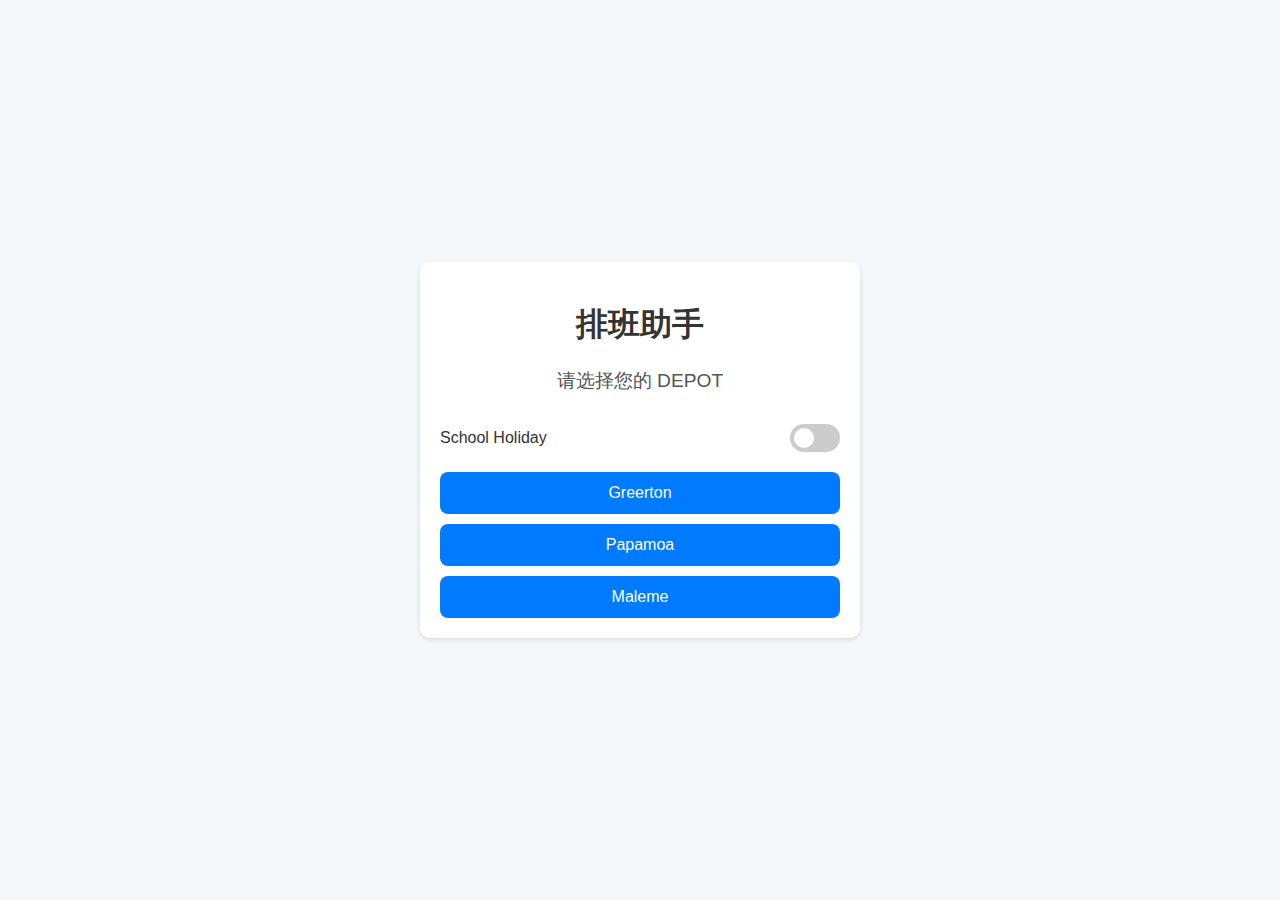
<file: public/index.html>
<!DOCTYPE html>
<html>
<head>
    <meta charset="UTF-8">
    <title>SHIFT Helper</title>
    <link rel="manifest" href="/public/manifest.json">
    <link rel="stylesheet" href="/public/style.css"> </head>
<body>
    <div id="depot-selection-container">
        <div id="depot-selection-ui">
            <header>
                <h1>排班助手</h1>
            </header>

            <section id="depot-prompt">
                <p>请选择您的 DEPOT</p>
            </section>

            <section id="school-holiday-setting">
                <label for="school-holiday-switch">School Holiday</label>
                <label class="switch">
                    <input type="checkbox" id="school-holiday-switch">
                    <span class="slider round"></span>
                </label>
            </section>

            <section id="depot-buttons">
                <button id="greerton-depot">Greerton</button>
                <button id="papamoa-depot">Papamoa</button>
                <button id="maleme-depot">Maleme</button>
            </section>
        </div>
        <section id="week-date-selector" style="display: none;">
            <p>请选择你想要排班的那一周的任意一天</p>
            <input type="date" id="week-start-date">
            <button id="back-to-depot-selection">返回</button>
        </section>

        <section id="schedule-week-view" style="display: none;">
            <h2>请点击下方的日期以开始排班</h2>
            <div id="schedule-table-view-container">
                <table>
                    <thead>
                        <tr>
                            <th></th>
                            <th>日期</th>
                            <th>Shift</th>
                            <th>公共假日</th>
                        </tr>
                    </thead>
                    <tbody>
                        <tr>
                            <th>星期日</th>
                            <td></td>
                            <td>
                                <select class="shift-selector">
                                    <option value="">请选择班次</option>
                                    <option value="morning">早班</option>
                                    <option value="afternoon">午班</option>
                                    <option value="evening">晚班</option>
                                    <option value="off">休息</option>
                                </select>
                            </td>
                            <td><label class="switch"><input type="checkbox"><span class="slider round"></span></label></td>
                        </tr>
                        <tr>
                            <th>星期一</th>
                            <td></td>
                            <td>
                                <select class="shift-selector">
                                    <option value="">请选择班次</option>
                                    <option value="morning">早班</option>
                                    <option value="afternoon">午班</option>
                                    <option value="evening">晚班</option>
                                    <option value="off">休息</option>
                                </select>
                            </td>
                            <td><label class="switch weekday-holiday-switch weekday-holiday-switch-mon"><input type="checkbox"><span class="slider round"></span></label></td>
                        </tr>
                        <tr>
                            <th>星期二</th>
                            <td></td>
                            <td>
                                <select class="shift-selector">
                                    <option value="">请选择班次</option>
                                    <option value="morning">早班</option>
                                    <option value="afternoon">午班</option>
                                    <option value="evening">晚班</option>
                                    <option value="off">休息</option>
                                </select>
                            </td>
                            <td><label class="switch weekday-holiday-switch weekday-holiday-switch-tue"><input type="checkbox"><span class="slider round"></span></label></td>
                        </tr>
                        <tr>
                            <th>星期三</th>
                            <td></td>
                            <td>
                                <select class="shift-selector">
                                    <option value="">请选择班次</option>
                                    <option value="morning">早班</option>
                                    <option value="afternoon">午班</option>
                                    <option value="evening">晚班</option>
                                    <option value="off">休息</option>
                                </select>
                            </td>
                            <td><label class="switch weekday-holiday-switch weekday-holiday-switch-wed"><input type="checkbox"><span class="slider round"></span></label></td>
                        </tr>
                        <tr>
                            <th>星期四</th>
                            <td></td>
                            <td>
                                <select class="shift-selector">
                                    <option value="">请选择班次</option>
                                    <option value="morning">早班</option>
                                    <option value="afternoon">午班</option>
                                    <option value="evening">晚班</option>
                                    <option value="off">休息</option>
                                </select>
                            </td>
                            <td><label class="switch weekday-holiday-switch weekday-holiday-switch-thu"><input type="checkbox"><span class="slider round"></span></label></td>
                        </tr>
                        <tr>
                            <th>星期五</th>
                            <td></td>
                            <td>
                                <select class="shift-selector">
                                    <option value="">请选择班次</option>
                                    <option value="morning">早班</option>
                                    <option value="afternoon">午班</option>
                                    <option value="evening">晚班</option>
                                    <option value="off">休息</option>
                                </select>
                            </td>
                            <td><label class="switch weekday-holiday-switch weekday-holiday-switch-fri"><input type="checkbox"><span class="slider round"></span></label></td>
                        </tr>
                        </tr>
                        <tr>
                            <th>星期六</th>
                            <td></td>
                            <td>
                                <select class="shift-selector">
                                    <option value="">请选择班次</option>
                                    <option value="morning">早班</option>
                                    <option value="afternoon">午班</option>
                                    <option value="evening">晚班</option>
                                    <option value="off">休息</option>
                                </select>
                            </td>
                            <td><label class="switch"><input type="checkbox"><span class="slider round"></span></label></td>
                        </tr>
                    </tbody>
                </table>
                <button id="add-to-calendar-button" class="depot-button" style="margin-top: 20px;">添加到日历</button>
                <button id="back-to-date-selector-button">返回</button>
            </div>
        </section>

    </div>
    <script src="/public/utils.js"></script>
    <script src="/public/script.js"></script>
    <script>
        console.log("script.js 文件已加载");
    </script>
</body>
</html>
</file>
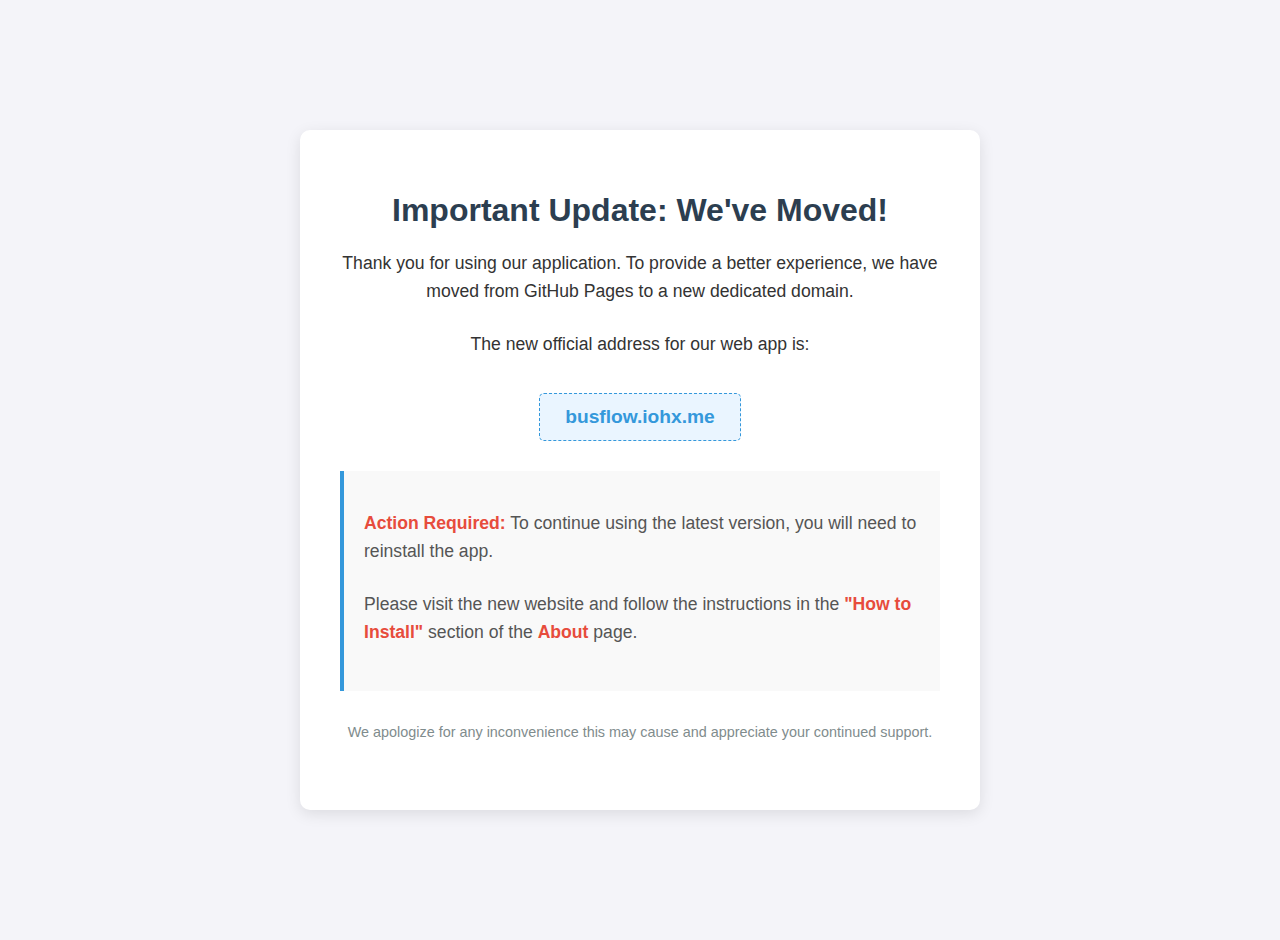
<file: new.html>
<!DOCTYPE html>
<html lang="en">
<head>
    <meta charset="UTF-8">
    <meta name="viewport" content="width=device-width, initial-scale=1.0">
    <title>App Has Moved - BusFlow</title>
    <style>
        body {
            font-family: -apple-system, BlinkMacSystemFont, "Segoe UI", Roboto, Helvetica, Arial, sans-serif;
            background-color: #f4f4f9;
            color: #333;
            display: flex;
            justify-content: center;
            align-items: center;
            height: 100vh;
            margin: 0;
            text-align: center;
            padding: 20px;
        }
        .container {
            max-width: 600px;
            padding: 40px;
            background-color: #ffffff;
            border-radius: 10px;
            box-shadow: 0 4px 15px rgba(0, 0, 0, 0.1);
        }
        h1 {
            color: #2c3e50;
            font-size: 2em;
            margin-bottom: 20px;
        }
        p {
            font-size: 1.1em;
            line-height: 1.6;
            margin-bottom: 25px;
        }
        .new-address {
            font-weight: bold;
            color: #3498db;
            text-decoration: none;
            font-size: 1.2em;
            display: inline-block;
            margin-top: 10px;
            padding: 12px 25px;
            background-color: #eaf5ff;
            border: 1px dashed #3498db;
            border-radius: 5px;
        }
        .new-address:hover {
            background-color: #d4e9fc;
        }
        .instructions {
            margin-top: 30px;
            font-size: 1em;
            color: #555;
            background-color: #f9f9f9;
            padding: 20px;
            border-left: 4px solid #3498db;
            text-align: left;
        }
        strong {
            color: #e74c3c;
        }
    </style>
</head>
<body>
    <div class="container">
        <h1>Important Update: We've Moved!</h1>
        <p>
            Thank you for using our application. To provide a better experience, we have moved from GitHub Pages to a new dedicated domain.
        </p>
        <p>
            The new official address for our web app is:
        </p>
        <a href="https://busflow.iohx.me" class="new-address" target="_blank" rel="noopener noreferrer">busflow.iohx.me</a>
        
        <div class="instructions">
            <p><strong>Action Required:</strong> To continue using the latest version, you will need to reinstall the app.</p>
            <p>Please visit the new website and follow the instructions in the <strong>"How to Install"</strong> section of the <strong>About</strong> page.</p>
        </div>
        
        <p style="margin-top: 30px; font-size: 0.9em; color: #7f8c8d;">
            We apologize for any inconvenience this may cause and appreciate your continued support.
        </p>
    </div>
</body>
</html>
</file>
<file: public/style.css>
body {
    font-family: sans-serif;
    margin: 0; /* 清除默认 margin */
    display: flex;
    justify-content: center;
    align-items: center;
    min-height: 100vh; /* 最小高度 100vh (viewport height)，让内容垂直居中 */
    background-color: #f4f7f9; /* 浅灰色背景 */
}

#depot-selection-container {
    width: 80%; /* 容器宽度 80% */
    max-width: 400px; /* 最大宽度 400px，限制在小屏幕下 */
    padding: 20px;
    background-color: white;
    border-radius: 10px; /* 圆角边框 */
    box-shadow: 0 2px 5px rgba(0, 0, 0, 0.1); /*  হালকা阴影效果 */
    text-align: center; /* 容器内文字居中 */
}

header {
    margin-bottom: 20px;
}

h1 {
    color: #333;
}

#depot-prompt {
    margin-bottom: 30px;
    font-size: 1.2em; /* 字体大小 1.2 倍 */
    color: #555;
}

/*  自定义 Switch 样式 (参考 iOS Switch 风格) */
#school-holiday-setting {
    display: flex;
    align-items: center;
    justify-content: space-between; /* label 和 switch 两端对齐 */
    margin-bottom: 20px;
}

#school-holiday-setting label[for="school-holiday-switch"] {
    text-align: left; /* label 文字左对齐 */
    margin-right: 15px;
    color: #333;
}

.switch {
    position: relative;
    display: inline-block;
    width: 50px;
    height: 28px;
}

.switch input {
    opacity: 0;
    width: 0;
    height: 0;
}

.slider {
    position: absolute;
    cursor: pointer;
    top: 0;
    left: 0;
    right: 0;
    bottom: 0;
    background-color: #ccc;
    transition: .4s; /* 滑块动画过渡时间 0.4 秒 */
    border-radius: 28px; /* 圆角 */
}

.slider:before {
    position: absolute;
    content: "";
    height: 20px;
    width: 20px;
    left: 4px;
    bottom: 4px;
    background-color: white;
    transition: .4s; /* 滑块小圆点动画过渡时间 0.4 秒 */
    border-radius: 50%; /* 圆形 */
}

input:checked + .slider {
    background-color: #2196F3; /* Switch 选中状态背景色 (蓝色) */
}

input:focus + .slider {
    box-shadow: 0 0 1px #2196F3; /* Switch focus 状态阴影 */
}

input:checked + .slider:before {
    transform: translateX(22px); /* Switch 选中状态滑块小圆点水平移动 22px */
}

.slider.round {
    border-radius: 34px;
}

.slider.round:before {
    border-radius: 50%;
}


#depot-buttons {
    display: flex;
    flex-direction: column; /* 垂直排列按钮 */
    gap: 10px;
}

#depot-buttons button {
    padding: 12px 20px;
    border: none; /* 移除默认边框 */
    border-radius: 8px;
    background-color: #007bff; /* 蓝色背景 */
    color: white; /* 白色文字 */
    font-size: 1em;
    cursor: pointer;
    transition: background-color 0.3s ease; /* 背景色过渡动画 0.3 秒 */
}

#depot-buttons button:hover {
    background-color: #0056b3; /* 鼠标悬停时背景色加深 */
}

/*  日期选择器 section 样式 (可选) */
#week-date-selector {
    margin-top: 20px; /*  日期选择器 section  顶部外边距，与 DEPOT 按钮区域隔开距离 */
    text-align: center; /*  内部文字居中对齐 */
}

#week-date-selector p {
    margin-bottom: 10px; /*  提示文字  下方外边距， 与日期 input 隔开距离 */
    color: #555;
}

#week-date-selector input[type="date"] {
    padding: 10px;
    border: 1px solid #ccc;
    border-radius: 5px;
    font-size: 1em;
}

/*  日期列表视图 (Schedule Week View) 样式  */
#schedule-week-view {
    margin-top: 20px; /* 与日期选择器 section 保持一定间距 */
    text-align: center;
}

#schedule-week-view h2 {
    margin-bottom: 20px;
    color: #555;
    font-size: 1.1em;
    font-weight: normal; /* 取消标题默认加粗 */
}

#schedule-table-view-container {
    overflow-x: auto; /* 水平滚动条，如果表格内容超出容器宽度 */
}

#schedule-week-view table {
    width: 100%;
    border-collapse: collapse;
    border: 1px solid #ccc;
    margin-bottom: 20px;
}

#schedule-week-view th,
#schedule-week-view td {
    border: 1px solid #ccc;
    padding: 8px;
    text-align: center;
}

#schedule-week-view th {
    background-color: #f0f0f0;
    font-weight: bold;
}

#schedule-week-view thead th {
    font-size: 0.9em; /* 表头字体稍小 */
    color: #777;
}

#schedule-week-view thead th[colspan="7"] {  /*  “公共假日” 表头  */
    font-size: 1em; /* "公共假日" 表头字体稍大一些 */
    color: #333;
}


#schedule-week-view tbody th {
    text-align: left; /*  日期/星期几  列  文字左对齐 */
    font-weight: normal; /*  取消  日期/星期几  列  默认加粗 */
    color: #333;
}

#schedule-week-view tbody th[scope="row"] { /*  为  日期/星期几  列  设置 scope="row"  属性后， 可以使用此选择器  */
    background-color: #f9f9f9; /*  日期/星期几  列  背景色  */
}

#schedule-week-view tbody td {
    padding: 6px; /*  数据单元格内边距  稍微小一些  */
}


/*  调整  Switch 开关  在表格单元格中的样式  */
#schedule-week-view tbody td .switch {
    margin: 0 auto; /*  水平居中  Switch 开关  */
    display: block; /*  让  margin: auto  水平居中生效  */
}

#schedule-week-view tbody td label[class="switch"] { /*  覆盖  之前  全局  .switch label  选择器的样式，  避免  影响其他地方的  Switch  样式  */
    margin-bottom: 0; /*  移除  Switch  label  默认的  下外边距  (如果有) */
}
/*  调整表格 Shift 列的下拉菜单样式  */
#schedule-week-view tbody td select.shift-selector {
    width: 100%; /* 下拉菜单宽度 100% 填充单元格 */
    padding: 6px; /* 下拉菜单内边距 */
    border: 1px solid #ccc; /* 下拉菜单边框 */
    border-radius: 4px; /* 下拉菜单圆角 */
    -webkit-appearance: none; /* 移除 Safari 和 Chrome 浏览器默认样式 */
    -moz-appearance: none; /* 移除 Firefox 浏览器默认样式 */
    appearance: none; /* 移除其他浏览器默认样式 */
    background-image: url("data:image/svg+xml;utf8,<svg fill='black' height='24' viewBox='0 0 24 24' width='24' xmlns='http://www.w3.org/2000/svg'><path d='M7 10l5 5 5-5z'/><path d='M0 0h24v24H0z' fill='none'/></svg>"); /* 添加下拉箭头 */
    background-repeat: no-repeat;
    background-position-x: 100%;
    background-position-y: 5px; /* 调整下拉箭头垂直位置 */
    padding-right: 25px; /* 留出空间显示下拉箭头 */
    font-size: 0.9em; /* 下拉菜单字体稍小 */
}

/*  鼠标悬停和聚焦状态样式 (可选) */
#schedule-week-view tbody td select.shift-selector:hover,
#schedule-week-view tbody td select.shift-selector:focus {
    border-color: #888; /* 鼠标悬停/聚焦时边框颜色 */
    outline: none; /* 移除默认 focus 轮廓线 */
    box-shadow: 0 0 5px rgba(0, 0, 0, 0.15); /* 添加轻微阴影效果 */
}



#back-to-depot-selection {
    padding: 8px 20px;
    border: none; /* 移除默认边框 */
    border-radius: 8px;
    background-color: #999999; /* 蓝色背景 */
    color: white; /* 白色文字 */
    font-size: 1em;
    cursor: pointer;
    transition: background-color 0.3s ease; /* 背景色过渡动画 0.3 秒 */
}

#back-to-depot-selection:hover {
    background-color: #666666; /* 鼠标悬停时背景色加深 */
}


#back-to-date-selector-button {
    padding: 8px 20px;
    border: none; /* 移除默认边框 */
    border-radius: 8px;
    background-color: #999999; /* 蓝色背景 */
    color: white; /* 白色文字 */
    font-size: 1em;
    cursor: pointer;
    transition: background-color 0.3s ease; /* 背景色过渡动画 0.3 秒 */
}

#back-to-date-selector-button:hover {
    background-color: #666666; /* 鼠标悬停时背景色加深 */
}

#add-to-calendar-button {
    padding: 8px 20px;
    border: none; /* 移除默认边框 */
    border-radius: 8px;
    background-color: #007bff; /* 蓝色背景 */
    color: white; /* 白色文字 */
    font-size: 1em;
    cursor: pointer;
    transition: background-color 0.3s ease; /* 背景色过渡动画 0.3 秒 */
}

#add-to-calendar-button:hover {
    background-color: #0056b3; /* 鼠标悬停时背景色加深 */
}
</file>
